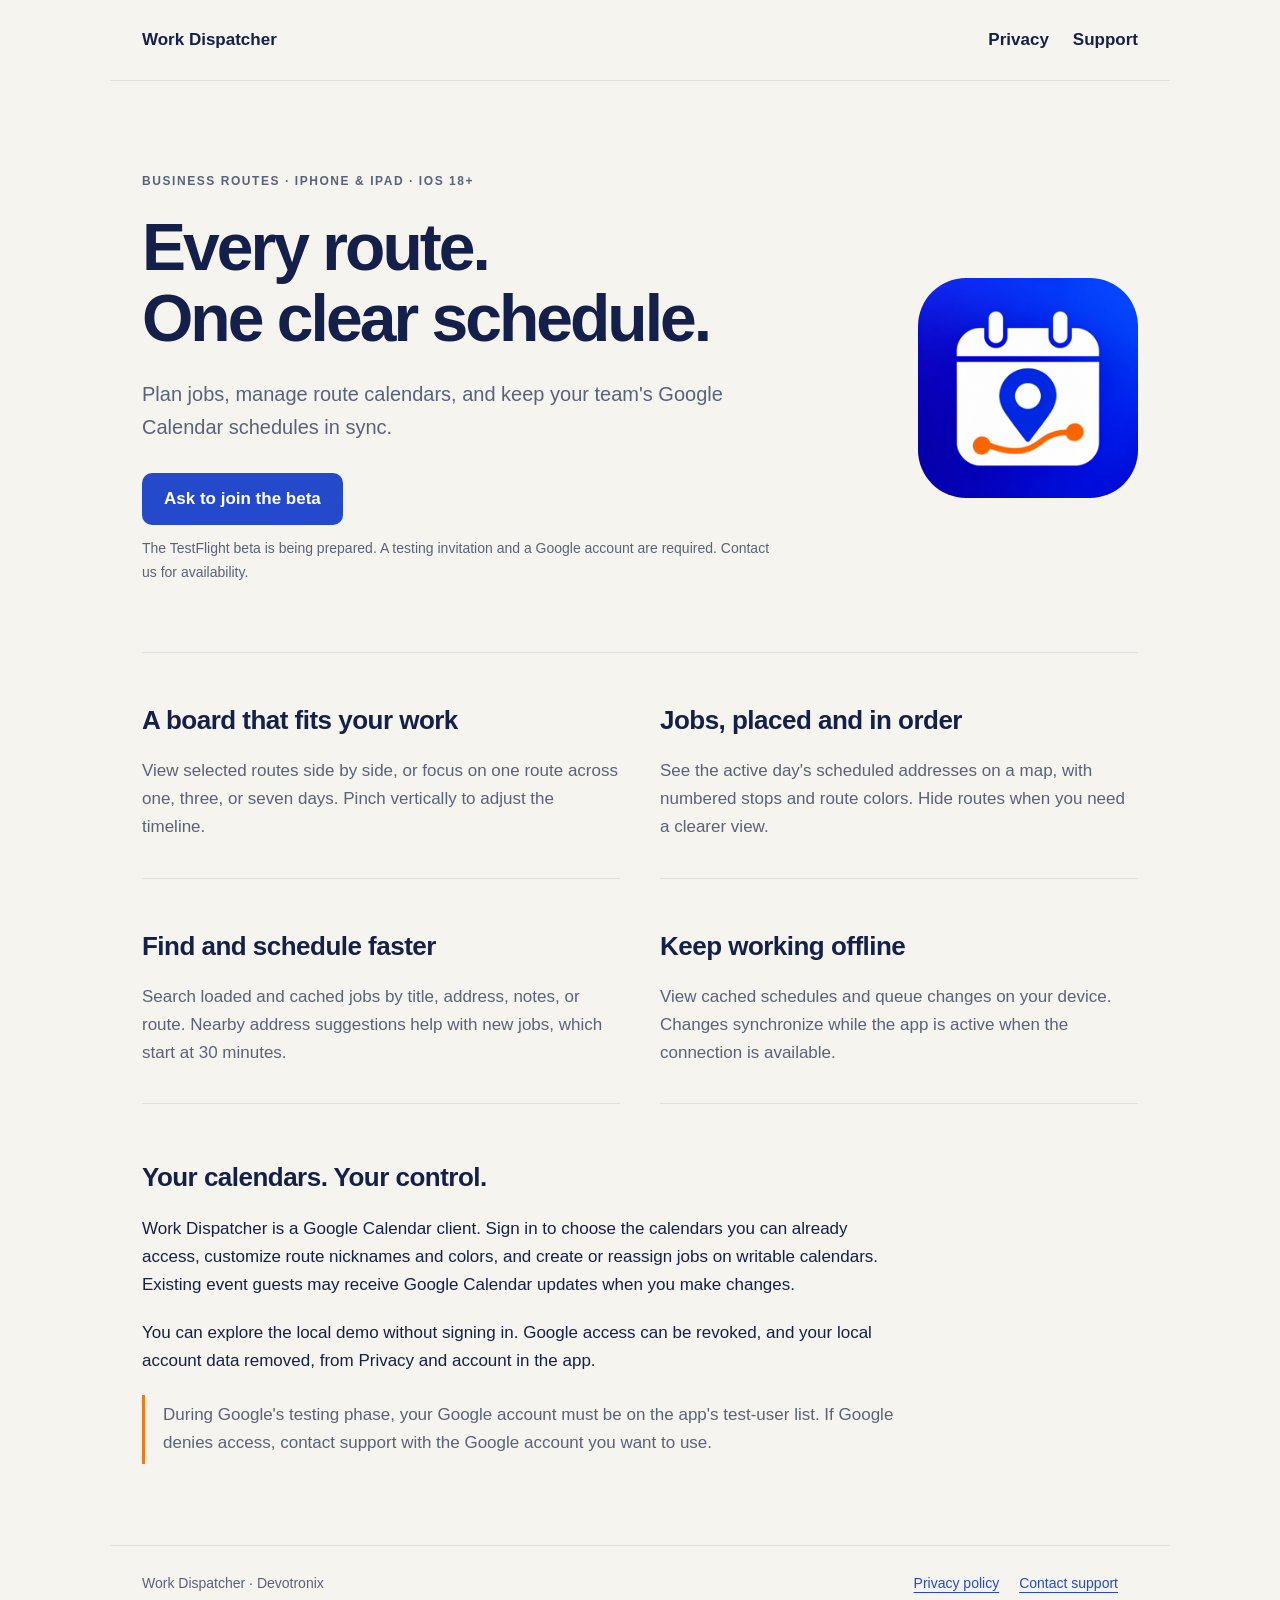
<file: index.html>
<!doctype html>
<html lang="en"><head><meta charset="utf-8"><meta name="viewport" content="width=device-width,initial-scale=1"><meta name="description" content="Work Dispatcher is an iPhone and iPad app for business route scheduling with Google Calendar."><title>Work Dispatcher — Every route. One clear schedule.</title><link rel="icon" href="app-icon.png"><link rel="stylesheet" href="style.css"></head>
<body><header><a href="./">Work Dispatcher</a><nav aria-label="Main navigation"><a href="privacy.html">Privacy</a><a href="mailto:devotronix@gmail.com">Support</a></nav></header>
<main><section class="hero"><div><p class="eyebrow">Business routes · iPhone &amp; iPad · iOS 18+</p><h1>Every route.<br>One clear schedule.</h1><p class="lead">Plan jobs, manage route calendars, and keep your team's Google Calendar schedules in sync.</p><a class="button" href="mailto:devotronix@gmail.com?subject=Work%20Dispatcher%20beta">Ask to join the beta</a><p class="availability">The TestFlight beta is being prepared. A testing invitation and a Google account are required. Contact us for availability.</p></div><img src="app-icon.png" alt="Work Dispatcher calendar and map-pin app icon" width="220" height="220"></section>
<div class="features"><section><h2>A board that fits your work</h2><p>View selected routes side by side, or focus on one route across one, three, or seven days. Pinch vertically to adjust the timeline.</p></section><section><h2>Jobs, placed and in order</h2><p>See the active day's scheduled addresses on a map, with numbered stops and route colors. Hide routes when you need a clearer view.</p></section><section><h2>Find and schedule faster</h2><p>Search loaded and cached jobs by title, address, notes, or route. Nearby address suggestions help with new jobs, which start at 30 minutes.</p></section><section><h2>Keep working offline</h2><p>View cached schedules and queue changes on your device. Changes synchronize while the app is active when the connection is available.</p></section></div>
<section class="connection"><h2>Your calendars. Your control.</h2><p>Work Dispatcher is a Google Calendar client. Sign in to choose the calendars you can already access, customize route nicknames and colors, and create or reassign jobs on writable calendars. Existing event guests may receive Google Calendar updates when you make changes.</p><p>You can explore the local demo without signing in. Google access can be revoked, and your local account data removed, from Privacy and account in the app.</p><p class="note">During Google's testing phase, your Google account must be on the app's test-user list. If Google denies access, contact support with the Google account you want to use.</p></section></main>
<footer><span>Work Dispatcher · Devotronix</span><span><a href="privacy.html">Privacy policy</a><a href="mailto:devotronix@gmail.com">Contact support</a></span></footer></body></html>
</file>
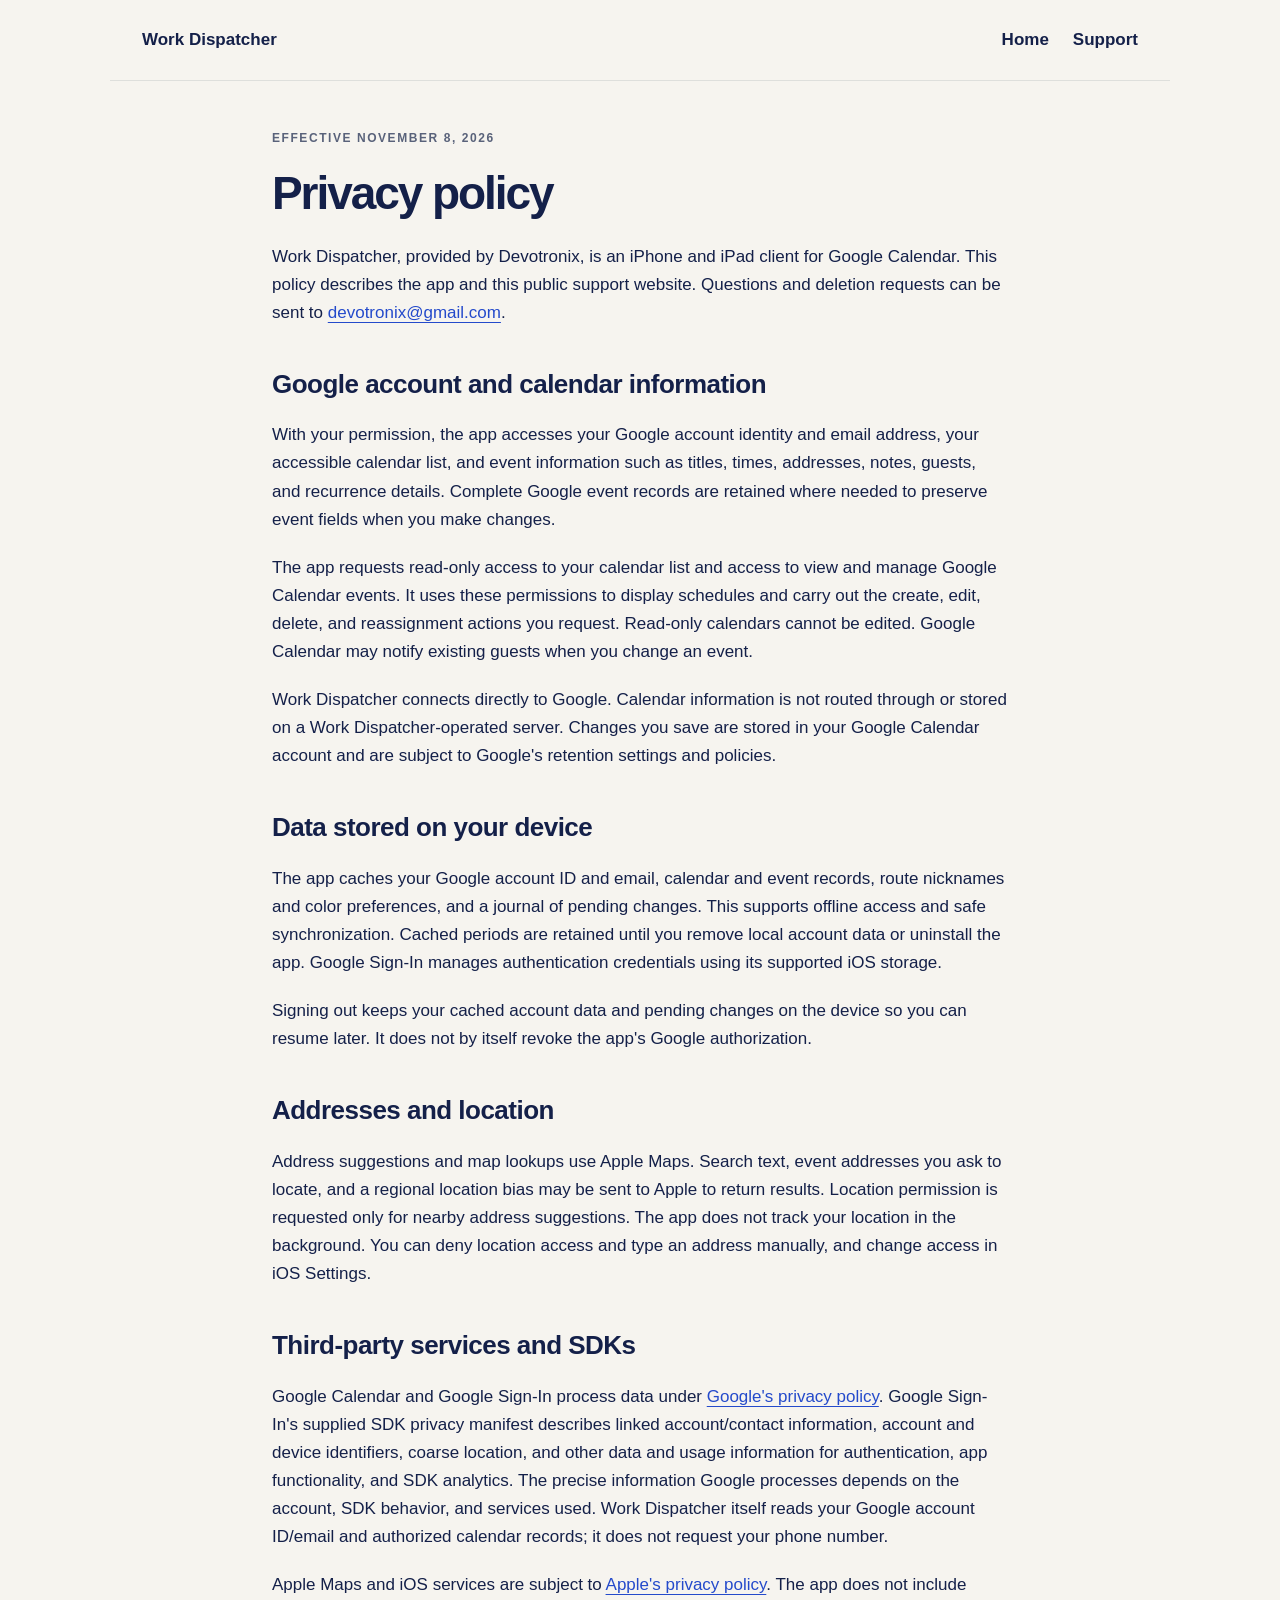
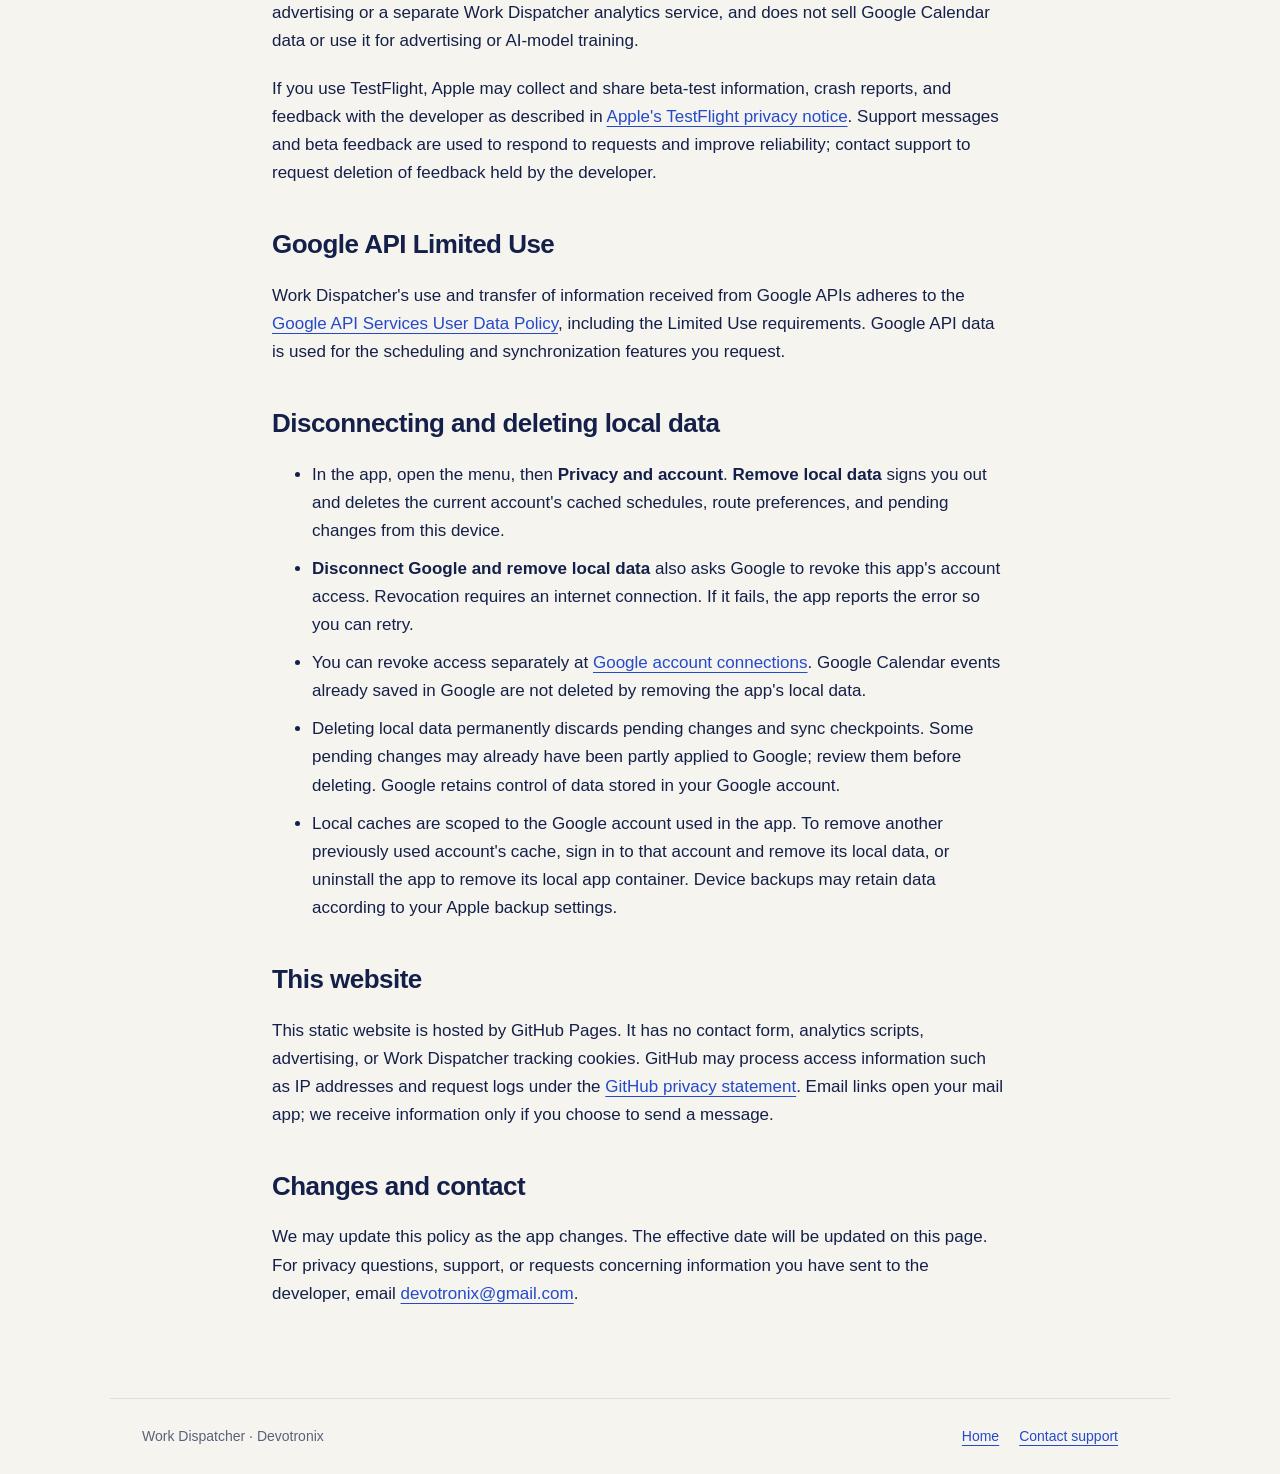
<file: privacy.html>
<!doctype html>
<html lang="en"><head><meta charset="utf-8"><meta name="viewport" content="width=device-width,initial-scale=1"><meta name="description" content="Privacy policy for Work Dispatcher, a Google Calendar route scheduling app."><title>Privacy policy — Work Dispatcher</title><link rel="icon" href="app-icon.png"><link rel="stylesheet" href="style.css"></head><body>
<header><a href="./">Work Dispatcher</a><nav aria-label="Main navigation"><a href="./">Home</a><a href="mailto:devotronix@gmail.com">Support</a></nav></header>
<main class="policy"><p class="eyebrow">Effective November 8, 2026</p><h1>Privacy policy</h1><p>Work Dispatcher, provided by Devotronix, is an iPhone and iPad client for Google Calendar. This policy describes the app and this public support website. Questions and deletion requests can be sent to <a href="mailto:devotronix@gmail.com">devotronix@gmail.com</a>.</p>
<h2>Google account and calendar information</h2><p>With your permission, the app accesses your Google account identity and email address, your accessible calendar list, and event information such as titles, times, addresses, notes, guests, and recurrence details. Complete Google event records are retained where needed to preserve event fields when you make changes.</p><p>The app requests read-only access to your calendar list and access to view and manage Google Calendar events. It uses these permissions to display schedules and carry out the create, edit, delete, and reassignment actions you request. Read-only calendars cannot be edited. Google Calendar may notify existing guests when you change an event.</p><p>Work Dispatcher connects directly to Google. Calendar information is not routed through or stored on a Work Dispatcher-operated server. Changes you save are stored in your Google Calendar account and are subject to Google's retention settings and policies.</p>
<h2>Data stored on your device</h2><p>The app caches your Google account ID and email, calendar and event records, route nicknames and color preferences, and a journal of pending changes. This supports offline access and safe synchronization. Cached periods are retained until you remove local account data or uninstall the app. Google Sign-In manages authentication credentials using its supported iOS storage.</p><p>Signing out keeps your cached account data and pending changes on the device so you can resume later. It does not by itself revoke the app's Google authorization.</p>
<h2>Addresses and location</h2><p>Address suggestions and map lookups use Apple Maps. Search text, event addresses you ask to locate, and a regional location bias may be sent to Apple to return results. Location permission is requested only for nearby address suggestions. The app does not track your location in the background. You can deny location access and type an address manually, and change access in iOS Settings.</p>
<h2>Third-party services and SDKs</h2><p>Google Calendar and Google Sign-In process data under <a href="https://policies.google.com/privacy">Google's privacy policy</a>. Google Sign-In's supplied SDK privacy manifest describes linked account/contact information, account and device identifiers, coarse location, and other data and usage information for authentication, app functionality, and SDK analytics. The precise information Google processes depends on the account, SDK behavior, and services used. Work Dispatcher itself reads your Google account ID/email and authorized calendar records; it does not request your phone number.</p><p>Apple Maps and iOS services are subject to <a href="https://www.apple.com/legal/privacy/">Apple's privacy policy</a>. The app does not include advertising or a separate Work Dispatcher analytics service, and does not sell Google Calendar data or use it for advertising or AI-model training.</p><p>If you use TestFlight, Apple may collect and share beta-test information, crash reports, and feedback with the developer as described in <a href="https://www.apple.com/legal/privacy/data/en/test-flight/">Apple's TestFlight privacy notice</a>. Support messages and beta feedback are used to respond to requests and improve reliability; contact support to request deletion of feedback held by the developer.</p>
<h2>Google API Limited Use</h2><p>Work Dispatcher's use and transfer of information received from Google APIs adheres to the <a href="https://developers.google.com/terms/api-services-user-data-policy">Google API Services User Data Policy</a>, including the Limited Use requirements. Google API data is used for the scheduling and synchronization features you request.</p>
<h2>Disconnecting and deleting local data</h2><ul><li>In the app, open the menu, then <strong>Privacy and account</strong>. <strong>Remove local data</strong> signs you out and deletes the current account's cached schedules, route preferences, and pending changes from this device.</li><li><strong>Disconnect Google and remove local data</strong> also asks Google to revoke this app's account access. Revocation requires an internet connection. If it fails, the app reports the error so you can retry.</li><li>You can revoke access separately at <a href="https://myaccount.google.com/connections">Google account connections</a>. Google Calendar events already saved in Google are not deleted by removing the app's local data.</li><li>Deleting local data permanently discards pending changes and sync checkpoints. Some pending changes may already have been partly applied to Google; review them before deleting. Google retains control of data stored in your Google account.</li><li>Local caches are scoped to the Google account used in the app. To remove another previously used account's cache, sign in to that account and remove its local data, or uninstall the app to remove its local app container. Device backups may retain data according to your Apple backup settings.</li></ul>
<h2>This website</h2><p>This static website is hosted by GitHub Pages. It has no contact form, analytics scripts, advertising, or Work Dispatcher tracking cookies. GitHub may process access information such as IP addresses and request logs under the <a href="https://docs.github.com/en/site-policy/privacy-policies/github-general-privacy-statement">GitHub privacy statement</a>. Email links open your mail app; we receive information only if you choose to send a message.</p>
<h2>Changes and contact</h2><p>We may update this policy as the app changes. The effective date will be updated on this page. For privacy questions, support, or requests concerning information you have sent to the developer, email <a href="mailto:devotronix@gmail.com">devotronix@gmail.com</a>.</p></main>
<footer><span>Work Dispatcher · Devotronix</span><span><a href="./">Home</a><a href="mailto:devotronix@gmail.com">Contact support</a></span></footer></body></html>
</file>
<file: style.css>
:root{color-scheme:light;--ink:#142049;--muted:#59627a;--paper:#f6f4ef;--line:#dedfdc;--blue:#244acb;--orange:#ef791b}*{box-sizing:border-box}body{margin:0;background:var(--paper);color:var(--ink);font:17px/1.65 -apple-system,BlinkMacSystemFont,"Segoe UI",sans-serif}a{color:var(--blue);text-underline-offset:4px}a:focus-visible{outline:3px solid var(--orange);outline-offset:5px}header,main,footer{max-width:1060px;margin:auto;padding:26px 32px}header{display:flex;justify-content:space-between;align-items:center;border-bottom:1px solid var(--line);gap:20px}header a{font-weight:650;color:var(--ink);text-decoration:none}nav{display:flex;gap:24px}.hero{display:grid;grid-template-columns:1fr 220px;align-items:center;gap:60px;padding:65px 0 48px}.hero img{width:220px;height:220px;border-radius:48px}.eyebrow{text-transform:uppercase;letter-spacing:.13em;font-size:12px;font-weight:700;color:var(--muted)}h1{font-size:clamp(38px,6vw,66px);line-height:1.08;letter-spacing:-.045em;margin:17px 0 24px;max-width:690px}h2{font-size:26px;line-height:1.2;letter-spacing:-.02em;margin-top:42px}h3{font-size:19px;margin-bottom:7px}p{margin:0 0 20px}.lead{font-size:20px;color:var(--muted);max-width:640px}.button{display:inline-block;background:var(--blue);color:white;padding:12px 22px;border-radius:10px;text-decoration:none;font-weight:650;margin:9px 0 12px}.availability{font-size:14px;color:var(--muted);max-width:630px}.features{border-top:1px solid var(--line);display:grid;grid-template-columns:1fr 1fr;gap:0 40px}.features section{border-bottom:1px solid var(--line);padding:10px 0 16px}.features p{color:var(--muted)}.connection{padding:16px 0 35px;max-width:760px}.policy{max-width:800px;padding-top:48px;padding-bottom:70px}.policy h1{font-size:46px}.policy li{margin-bottom:10px}.note{border-left:3px solid var(--orange);padding:6px 0 6px 18px;color:var(--muted)}footer{border-top:1px solid var(--line);font-size:14px;color:var(--muted);display:flex;justify-content:space-between;gap:20px;flex-wrap:wrap}footer a{margin-right:20px}@media(max-width:650px){header,main,footer{padding-left:22px;padding-right:22px}.hero{grid-template-columns:1fr;gap:20px;padding-top:35px}.hero img{grid-row:1;width:105px;height:105px;border-radius:24px}.features{grid-template-columns:1fr}.lead{font-size:18px}.policy h1{font-size:38px}nav{gap:16px;font-size:15px}}
</file>
